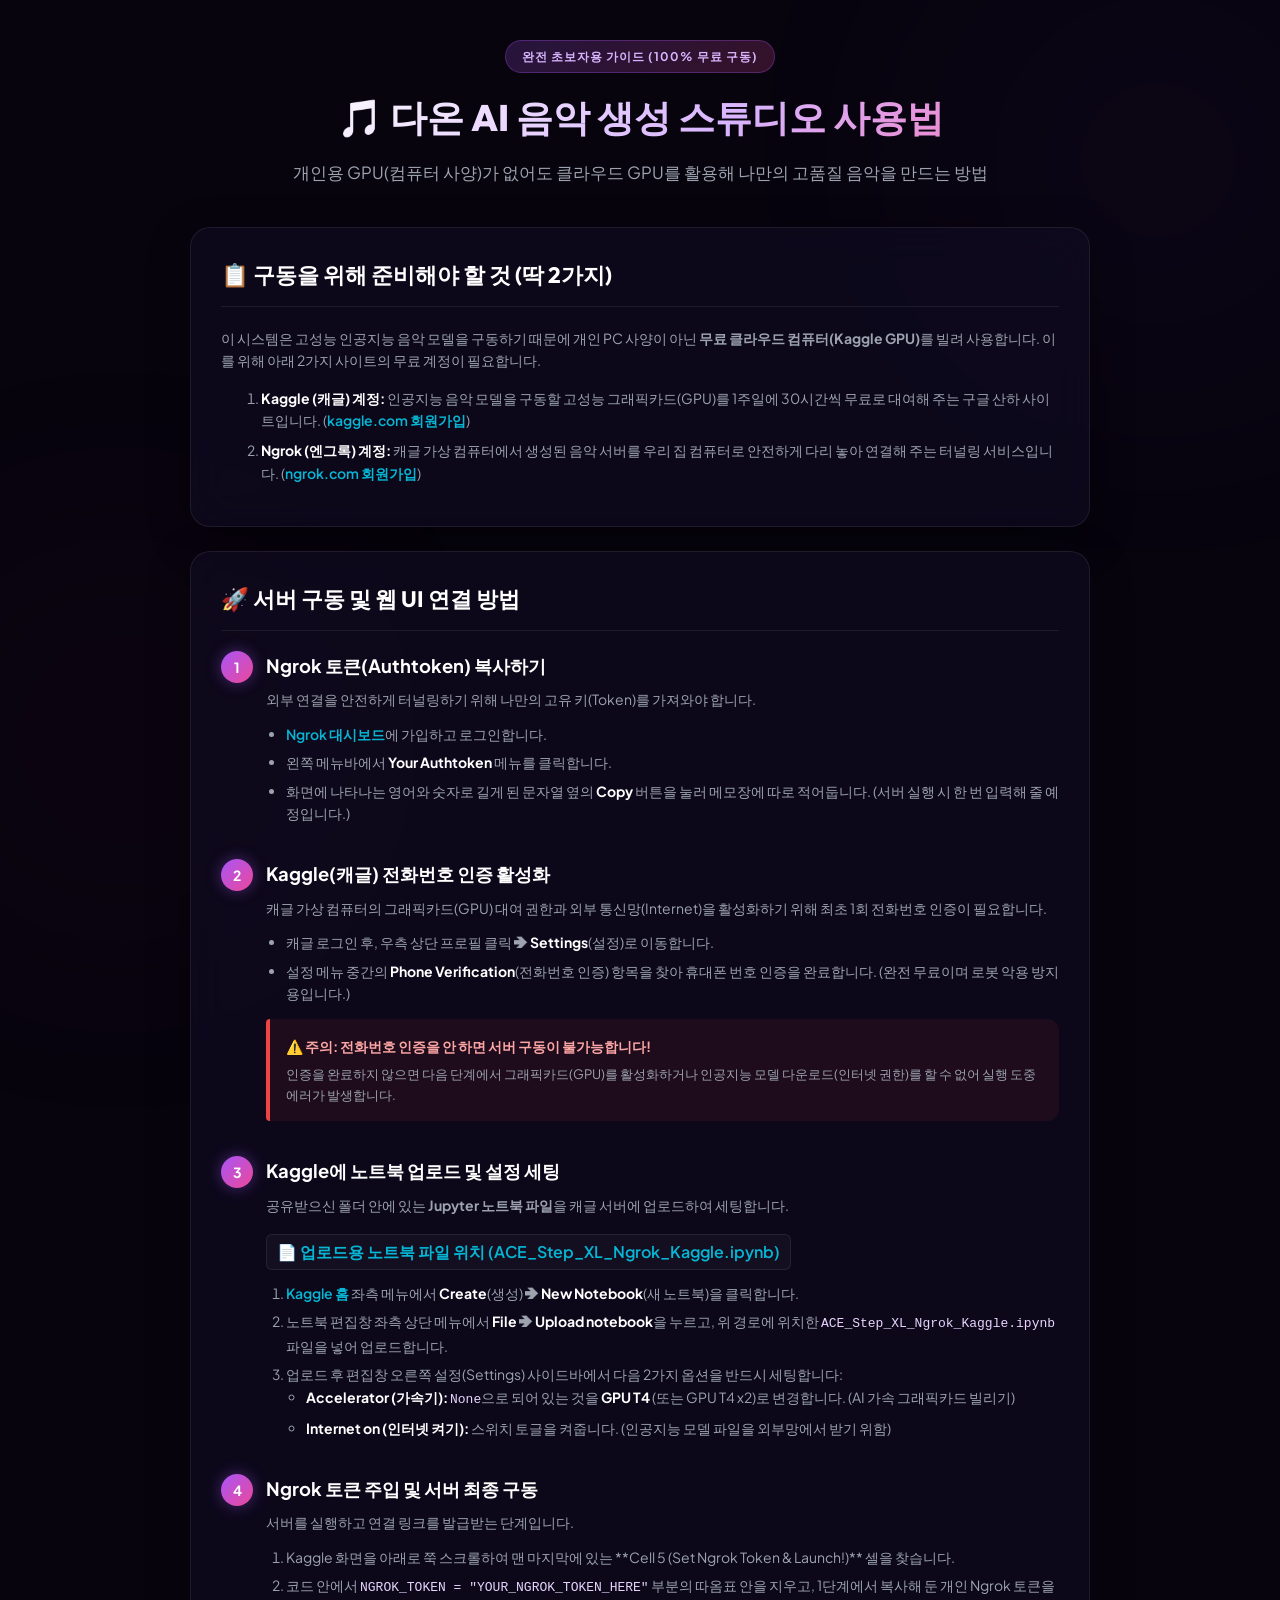
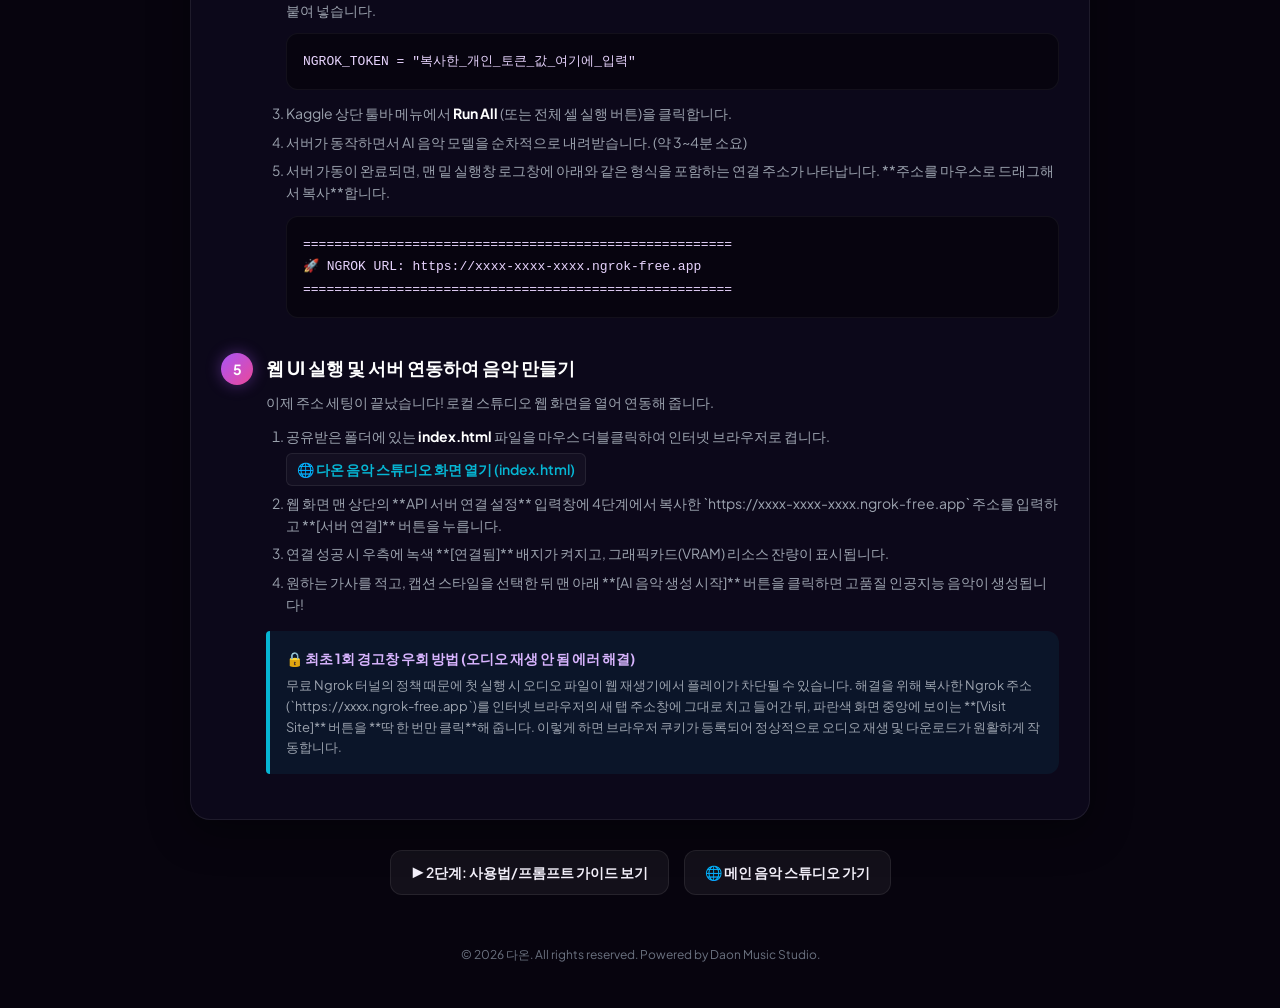
<file: guide.html>
<!DOCTYPE html>
<html lang="ko">
<head>
  <meta charset="UTF-8">
  <meta name="viewport" content="width=device-width, initial-scale=1.0">
  <title>📖 다온 AI 음악 생성 스튜디오 - 초보자용 가이드</title>
  <link rel="preconnect" href="https://fonts.googleapis.com">
  <link rel="preconnect" href="https://fonts.gstatic.com" crossorigin>
  <link href="https://fonts.googleapis.com/css2?family=Outfit:wght@400;600;700;800&family=Plus+Jakarta+Sans:wght@300;400;500;600;700&display=swap" rel="stylesheet">
  <style>
    :root {
      --bg-dark: #07040e;
      --bg-card: rgba(18, 13, 36, 0.6);
      --border-color: rgba(255, 255, 255, 0.08);
      --accent-purple: #a855f7;
      --accent-pink: #ec4899;
      --accent-cyan: #06b6d4;
      --text-primary: #f3f0fa;
      --text-secondary: #9ca3af;
      --text-muted: #6b7280;
      --highlight: #d8b4fe;
    }

    * {
      box-sizing: border-box;
      margin: 0;
      padding: 0;
    }

    body {
      background-color: var(--bg-dark);
      color: var(--text-primary);
      font-family: 'Plus Jakarta Sans', sans-serif;
      line-height: 1.6;
      padding: 40px 20px;
      position: relative;
      overflow-x: hidden;
    }

    /* Background glows */
    .bg-glow {
      position: fixed;
      border-radius: 50%;
      filter: blur(140px);
      z-index: -1;
      pointer-events: none;
      opacity: 0.3;
    }
    .bg-glow-1 {
      width: 500px;
      height: 500px;
      background: radial-gradient(circle, rgba(168, 85, 247, 0.4) 0%, transparent 70%);
      top: -10%;
      right: -10%;
    }
    .bg-glow-2 {
      width: 500px;
      height: 500px;
      background: radial-gradient(circle, rgba(236, 72, 153, 0.3) 0%, transparent 70%);
      bottom: -10%;
      left: -10%;
    }

    .container {
      max-width: 900px;
      margin: 0 auto;
    }

    /* Header styling */
    header {
      text-align: center;
      margin-bottom: 40px;
    }
    .badge {
      display: inline-block;
      background: linear-gradient(135deg, rgba(168, 85, 247, 0.2) 0%, rgba(236, 72, 153, 0.2) 100%);
      border: 1px solid rgba(168, 85, 247, 0.3);
      padding: 6px 16px;
      border-radius: 30px;
      font-size: 12px;
      font-weight: 700;
      letter-spacing: 1px;
      text-transform: uppercase;
      color: #d8b4fe;
      margin-bottom: 16px;
    }
    h1 {
      font-family: 'Outfit', sans-serif;
      font-size: 2.3rem;
      font-weight: 800;
      background: linear-gradient(135deg, #ffffff 10%, #d8b4fe 60%, #f472b6 100%);
      -webkit-background-clip: text;
      -webkit-text-fill-color: transparent;
      margin-bottom: 12px;
    }
    .subtitle {
      font-size: 1.05rem;
      color: var(--text-secondary);
    }
    .subtitle span {
      color: #c084fc;
      font-weight: 600;
    }

    /* Cards styling */
    .card {
      background: var(--bg-card);
      backdrop-filter: blur(20px);
      -webkit-backdrop-filter: blur(20px);
      border: 1px solid var(--border-color);
      border-radius: 20px;
      padding: 30px;
      box-shadow: 0 12px 40px rgba(0, 0, 0, 0.4);
      margin-bottom: 24px;
    }
    h2 {
      font-family: 'Outfit', sans-serif;
      font-size: 1.4rem;
      font-weight: 700;
      color: #fff;
      margin-bottom: 20px;
      display: flex;
      align-items: center;
      gap: 10px;
      border-bottom: 1px solid rgba(255, 255, 255, 0.08);
      padding-bottom: 12px;
    }

    /* Steps navigation */
    .step-item {
      position: relative;
      padding-left: 45px;
      margin-bottom: 35px;
    }
    .step-item:last-child {
      margin-bottom: 0;
    }
    .step-num {
      position: absolute;
      left: 0;
      top: 0;
      width: 32px;
      height: 32px;
      background: linear-gradient(135deg, var(--accent-purple) 0%, var(--accent-pink) 100%);
      border-radius: 50%;
      display: flex;
      align-items: center;
      justify-content: center;
      font-weight: 700;
      color: #fff;
      font-size: 14px;
      box-shadow: 0 0 15px rgba(168, 85, 247, 0.4);
    }
    .step-title {
      font-size: 1.15rem;
      font-weight: 700;
      color: #fff;
      margin-bottom: 8px;
    }
    .step-desc {
      font-size: 14px;
      color: var(--text-secondary);
      margin-bottom: 12px;
    }

    /* Alert blocks */
    .alert {
      background: rgba(168, 85, 247, 0.08);
      border-left: 4px solid var(--accent-purple);
      border-radius: 4px 12px 12px 4px;
      padding: 16px;
      margin: 15px 0;
    }
    .alert-red {
      background: rgba(239, 68, 68, 0.08);
      border-left: 4px solid var(--red-error, #ef4444);
    }
    .alert-title {
      font-weight: 700;
      font-size: 14px;
      color: #d8b4fe;
      margin-bottom: 6px;
    }
    .alert-red .alert-title {
      color: #fca5a5;
    }
    .alert-content {
      font-size: 13px;
      color: var(--text-secondary);
    }

    /* Code styling */
    pre {
      background: rgba(0, 0, 0, 0.4);
      border: 1px solid rgba(255, 255, 255, 0.05);
      border-radius: 12px;
      padding: 16px;
      overflow-x: auto;
      margin: 12px 0;
    }
    code {
      font-family: 'Courier New', Courier, monospace;
      font-size: 13px;
      color: #e9d5ff;
    }

    /* Links styling */
    a {
      color: var(--accent-cyan);
      text-decoration: none;
      font-weight: 600;
      transition: color 0.2s ease;
    }
    a:hover {
      color: #22d3ee;
      text-decoration: underline;
    }

    .file-link {
      background: rgba(255, 255, 255, 0.03);
      border: 1px solid var(--border-color);
      padding: 4px 10px;
      border-radius: 6px;
      display: inline-block;
      margin-top: 6px;
    }

    /* List styling */
    ul, ol {
      margin-left: 20px;
      margin-bottom: 12px;
    }
    li {
      margin-bottom: 6px;
      font-size: 14px;
      color: var(--text-secondary);
    }
    li strong {
      color: #fff;
    }

    .nav-buttons {
      display: flex;
      justify-content: center;
      gap: 15px;
      margin-top: 30px;
    }
    .nav-btn {
      background: rgba(255, 255, 255, 0.05);
      border: 1px solid var(--border-color);
      padding: 10px 20px;
      border-radius: 12px;
      color: var(--text-primary);
      text-decoration: none;
      font-weight: 600;
      font-size: 14px;
      transition: all 0.3s ease;
    }
    .nav-btn:hover {
      background: var(--accent-purple);
      border-color: var(--accent-purple);
      box-shadow: 0 0 15px rgba(168, 85, 247, 0.3);
      color: #fff;
    }

    footer {
      text-align: center;
      margin-top: 50px;
      font-size: 12px;
      color: var(--text-muted);
    }
  </style>
</head>
<body>
  <div class="bg-glow bg-glow-1"></div>
  <div class="bg-glow bg-glow-2"></div>

  <div class="container">
    <!-- Header -->
    <header>
      <div class="badge">완전 초보자용 가이드 (100% 무료 구동)</div>
      <h1>🎵 다온 AI 음악 생성 스튜디오 사용법</h1>
      <p class="subtitle">개인용 GPU(컴퓨터 사양)가 없어도 클라우드 GPU를 활용해 나만의 고품질 음악을 만드는 방법</p>
    </header>

    <!-- Card 1: Prerequisites -->
    <section class="card">
      <h2>📋 구동을 위해 준비해야 할 것 (딱 2가지)</h2>
      <p style="font-size: 14px; color: var(--text-secondary); margin-bottom: 15px;">
        이 시스템은 고성능 인공지능 음악 모델을 구동하기 때문에 개인 PC 사양이 아닌 <strong>무료 클라우드 컴퓨터(Kaggle GPU)</strong>를 빌려 사용합니다. 이를 위해 아래 2가지 사이트의 무료 계정이 필요합니다.
      </p>
      <ol>
        <li style="margin-left: 20px;">
          <strong>Kaggle (캐글) 계정:</strong> 인공지능 음악 모델을 구동할 고성능 그래픽카드(GPU)를 1주일에 30시간씩 무료로 대여해 주는 구글 산하 사이트입니다.
          (<a href="https://www.kaggle.com" target="_blank">kaggle.com 회원가입</a>)
        </li>
        <li style="margin-left: 20px; margin-top: 8px;">
          <strong>Ngrok (엔그록) 계정:</strong> 캐글 가상 컴퓨터에서 생성된 음악 서버를 우리 집 컴퓨터로 안전하게 다리 놓아 연결해 주는 터널링 서비스입니다.
          (<a href="https://dashboard.ngrok.com/signup" target="_blank">ngrok.com 회원가입</a>)
        </li>
      </ol>
    </section>

    <!-- Card 2: Steps -->
    <section class="card">
      <h2>🚀 서버 구동 및 웹 UI 연결 방법</h2>

      <!-- Step 1 -->
      <div class="step-item">
        <div class="step-num">1</div>
        <div class="step-title">Ngrok 토큰(Authtoken) 복사하기</div>
        <div class="step-desc">
          외부 연결을 안전하게 터널링하기 위해 나만의 고유 키(Token)를 가져와야 합니다.
        </div>
        <ul>
          <li><a href="https://dashboard.ngrok.com/signup" target="_blank">Ngrok 대시보드</a>에 가입하고 로그인합니다.</li>
          <li>왼쪽 메뉴바에서 <strong>Your Authtoken</strong> 메뉴를 클릭합니다.</li>
          <li>화면에 나타나는 영어와 숫자로 길게 된 문자열 옆의 <strong>Copy</strong> 버튼을 눌러 메모장에 따로 적어둡니다. (서버 실행 시 한 번 입력해 줄 예정입니다.)</li>
        </ul>
      </div>

      <!-- Step 2 -->
      <div class="step-item">
        <div class="step-num">2</div>
        <div class="step-title">Kaggle(캐글) 전화번호 인증 활성화</div>
        <div class="step-desc">
          캐글 가상 컴퓨터의 그래픽카드(GPU) 대여 권한과 외부 통신망(Internet)을 활성화하기 위해 최초 1회 전화번호 인증이 필요합니다.
        </div>
        <ul>
          <li>캐글 로그인 후, 우측 상단 프로필 클릭 ➔ <strong>Settings</strong>(설정)로 이동합니다.</li>
          <li>설정 메뉴 중간의 <strong>Phone Verification</strong>(전화번호 인증) 항목을 찾아 휴대폰 번호 인증을 완료합니다. (완전 무료이며 로봇 악용 방지용입니다.)</li>
        </ul>
        <div class="alert alert-red">
          <div class="alert-title">⚠️ 주의: 전화번호 인증을 안 하면 서버 구동이 불가능합니다!</div>
          <div class="alert-content">
            인증을 완료하지 않으면 다음 단계에서 그래픽카드(GPU)를 활성화하거나 인공지능 모델 다운로드(인터넷 권한)를 할 수 없어 실행 도중 에러가 발생합니다.
          </div>
        </div>
      </div>

      <!-- Step 3 -->
      <div class="step-item">
        <div class="step-num">3</div>
        <div class="step-title">Kaggle에 노트북 업로드 및 설정 세팅</div>
        <div class="step-desc">
          공유받으신 폴더 안에 있는 <strong>Jupyter 노트북 파일</strong>을 캐글 서버에 업로드하여 세팅합니다.
        </div>
        <a href="ACE_Step_XL_Ngrok_Kaggle.ipynb" class="file-link" target="_blank">
          📄 업로드용 노트북 파일 위치 (ACE_Step_XL_Ngrok_Kaggle.ipynb)
        </a>
        <ol style="margin-top: 12px; margin-left: 20px;">
          <li><a href="https://www.kaggle.com" target="_blank">Kaggle 홈</a> 좌측 메뉴에서 <strong>Create</strong>(생성) ➔ <strong>New Notebook</strong>(새 노트북)을 클릭합니다.</li>
          <li>노트북 편집창 좌측 상단 메뉴에서 <strong>File</strong> ➔ <strong>Upload notebook</strong>을 누르고, 위 경로에 위치한 <code>ACE_Step_XL_Ngrok_Kaggle.ipynb</code> 파일을 넣어 업로드합니다.</li>
          <li>업로드 후 편집창 오른쪽 설정(Settings) 사이드바에서 다음 2가지 옵션을 반드시 세팅합니다:
            <ul>
              <li><strong>Accelerator (가속기):</strong> <code>None</code>으로 되어 있는 것을 <strong>GPU T4</strong> (또는 GPU T4 x2)로 변경합니다. (AI 가속 그래픽카드 빌리기)</li>
              <li><strong>Internet on (인터넷 켜기):</strong> 스위치 토글을 켜줍니다. (인공지능 모델 파일을 외부망에서 받기 위함)</li>
            </ul>
          </li>
        </ol>
      </div>

      <!-- Step 4 -->
      <div class="step-item">
        <div class="step-num">4</div>
        <div class="step-title">Ngrok 토큰 주입 및 서버 최종 구동</div>
        <div class="step-desc">
          서버를 실행하고 연결 링크를 발급받는 단계입니다.
        </div>
        <ol style="margin-left: 20px;">
          <li>Kaggle 화면을 아래로 쭉 스크롤하여 맨 마지막에 있는 **Cell 5 (Set Ngrok Token & Launch!)** 셀을 찾습니다.</li>
          <li>코드 안에서 <code>NGROK_TOKEN = "YOUR_NGROK_TOKEN_HERE"</code> 부분의 따옴표 안을 지우고, 1단계에서 복사해 둔 개인 Ngrok 토큰을 붙여 넣습니다.
            <pre><code>NGROK_TOKEN = "복사한_개인_토큰_값_여기에_입력"</code></pre>
          </li>
          <li>Kaggle 상단 툴바 메뉴에서 <strong>Run All</strong> (또는 전체 셀 실행 버튼)을 클릭합니다.</li>
          <li>서버가 동작하면서 AI 음악 모델을 순차적으로 내려받습니다. (약 3~4분 소요)</li>
          <li>서버 가동이 완료되면, 맨 밑 실행창 로그창에 아래와 같은 형식을 포함하는 연결 주소가 나타납니다. **주소를 마우스로 드래그해서 복사**합니다.
            <pre><code>=======================================================
🚀 NGROK URL: https://xxxx-xxxx-xxxx.ngrok-free.app
=======================================================</code></pre>
          </li>
        </ol>
      </div>

      <!-- Step 5 -->
      <div class="step-item">
        <div class="step-num">5</div>
        <div class="step-title">웹 UI 실행 및 서버 연동하여 음악 만들기</div>
        <div class="step-desc">
          이제 주소 세팅이 끝났습니다! 로컬 스튜디오 웹 화면을 열어 연동해 줍니다.
        </div>
        <ol style="margin-left: 20px;">
          <li>공유받은 폴더에 있는 <strong>index.html</strong> 파일을 마우스 더블클릭하여 인터넷 브라우저로 켭니다.
            <br>
            <a href="index.html" class="file-link" target="_blank">
              🌐 다온 음악 스튜디오 화면 열기 (index.html)
            </a>
          </li>
          <li>웹 화면 맨 상단의 **API 서버 연결 설정** 입력창에 4단계에서 복사한 `https://xxxx-xxxx-xxxx.ngrok-free.app` 주소를 입력하고 **[서버 연결]** 버튼을 누릅니다.</li>
          <li>연결 성공 시 우측에 녹색 **[연결됨]** 배지가 켜지고, 그래픽카드(VRAM) 리소스 잔량이 표시됩니다.</li>
          <li>원하는 가사를 적고, 캡션 스타일을 선택한 뒤 맨 아래 **[AI 음악 생성 시작]** 버튼을 클릭하면 고품질 인공지능 음악이 생성됩니다!</li>
        </ol>
        
        <div class="alert" style="background: rgba(6, 182, 212, 0.08); border-left-color: var(--accent-cyan); margin-top: 15px;">
          <div class="alert-title">🔒 최초 1회 경고창 우회 방법 (오디오 재생 안 됨 에러 해결)</div>
          <div class="alert-content">
            무료 Ngrok 터널의 정책 때문에 첫 실행 시 오디오 파일이 웹 재생기에서 플레이가 차단될 수 있습니다. 
            해결을 위해 복사한 Ngrok 주소(`https://xxxx.ngrok-free.app`)를 인터넷 브라우저의 새 탭 주소창에 그대로 치고 들어간 뒤, 파란색 화면 중앙에 보이는 **[Visit Site]** 버튼을 **딱 한 번만 클릭**해 줍니다. 이렇게 하면 브라우저 쿠키가 등록되어 정상적으로 오디오 재생 및 다운로드가 원활하게 작동합니다.
          </div>
        </div>
      </div>
    </section>

    <!-- Navigation buttons -->
    <div class="nav-buttons">
      <a href="manual.html" class="nav-btn">▶ 2단계: 사용법/프롬프트 가이드 보기</a>
      <a href="index.html" class="nav-btn">🌐 메인 음악 스튜디오 가기</a>
    </div>

    <footer>
      <p>&copy; 2026 다온. All rights reserved. Powered by Daon Music Studio.</p>
    </footer>
  </div>
</body>
</html>
</file>
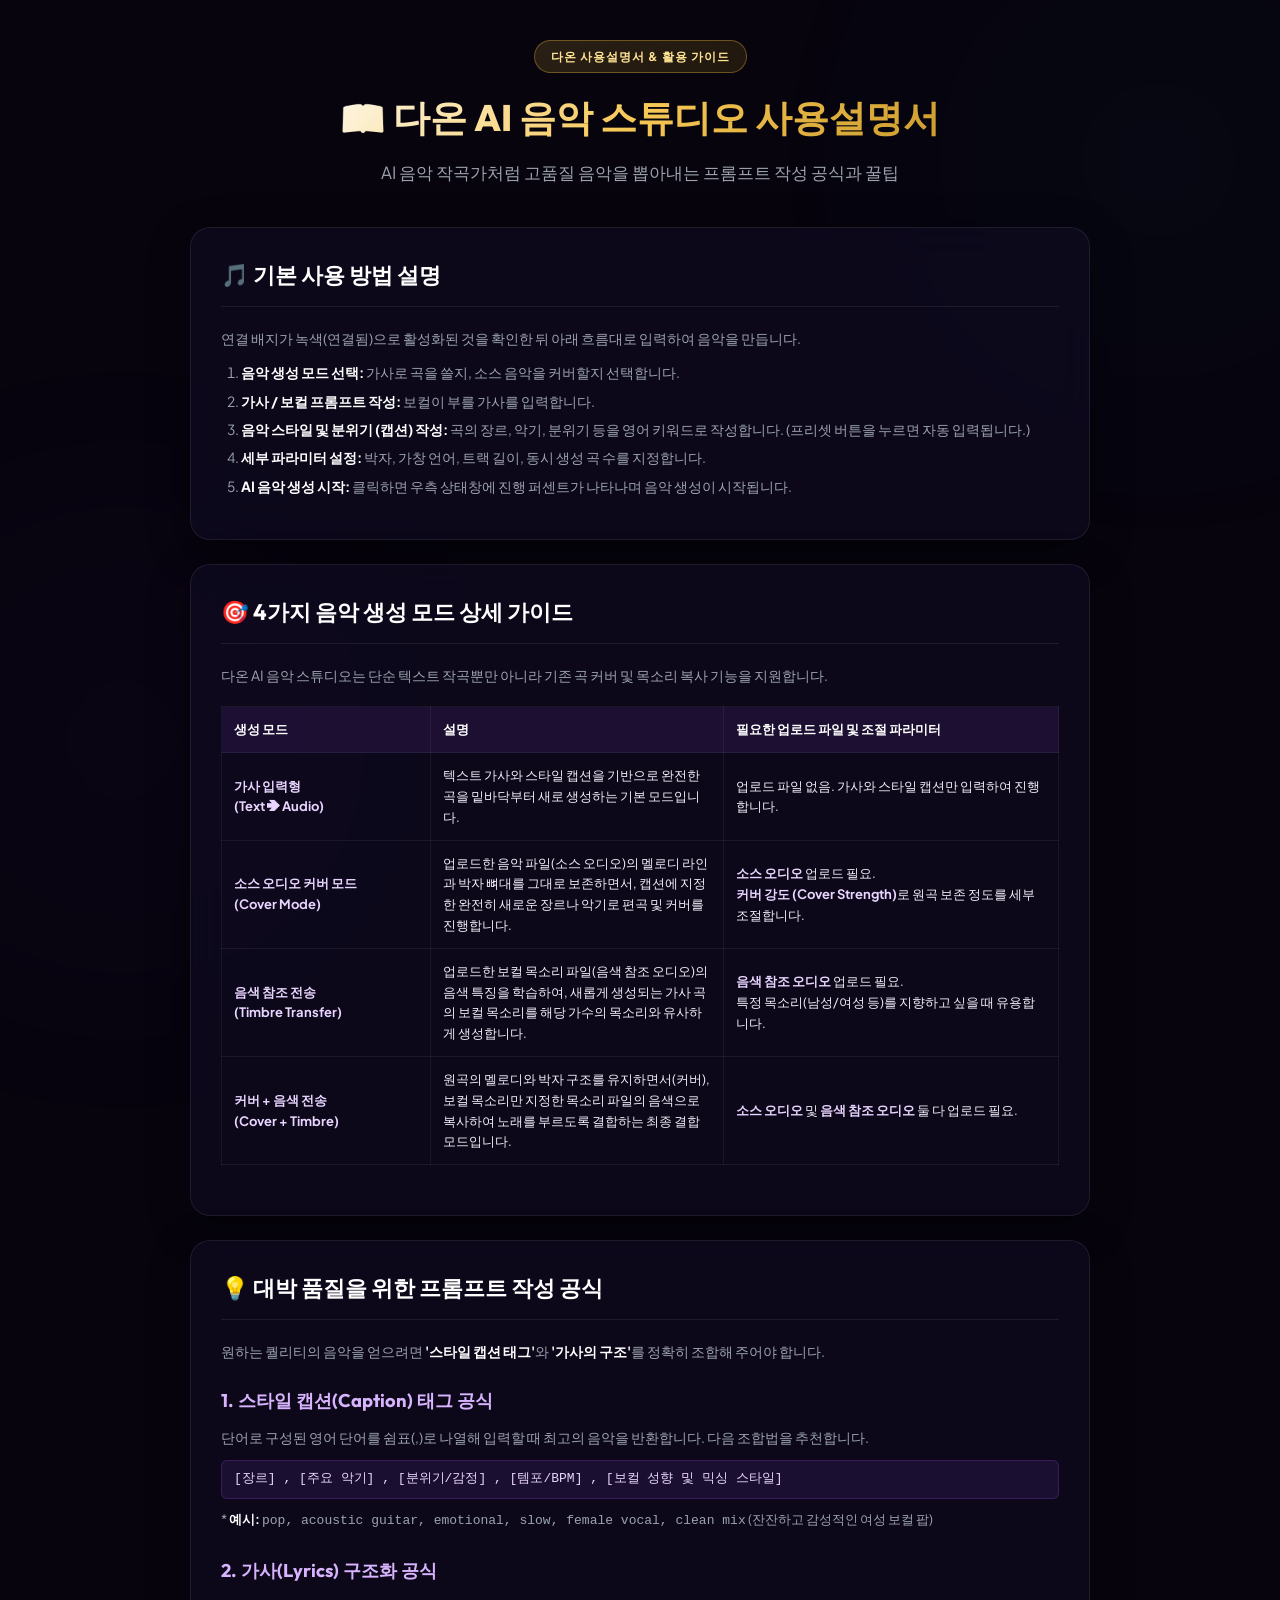
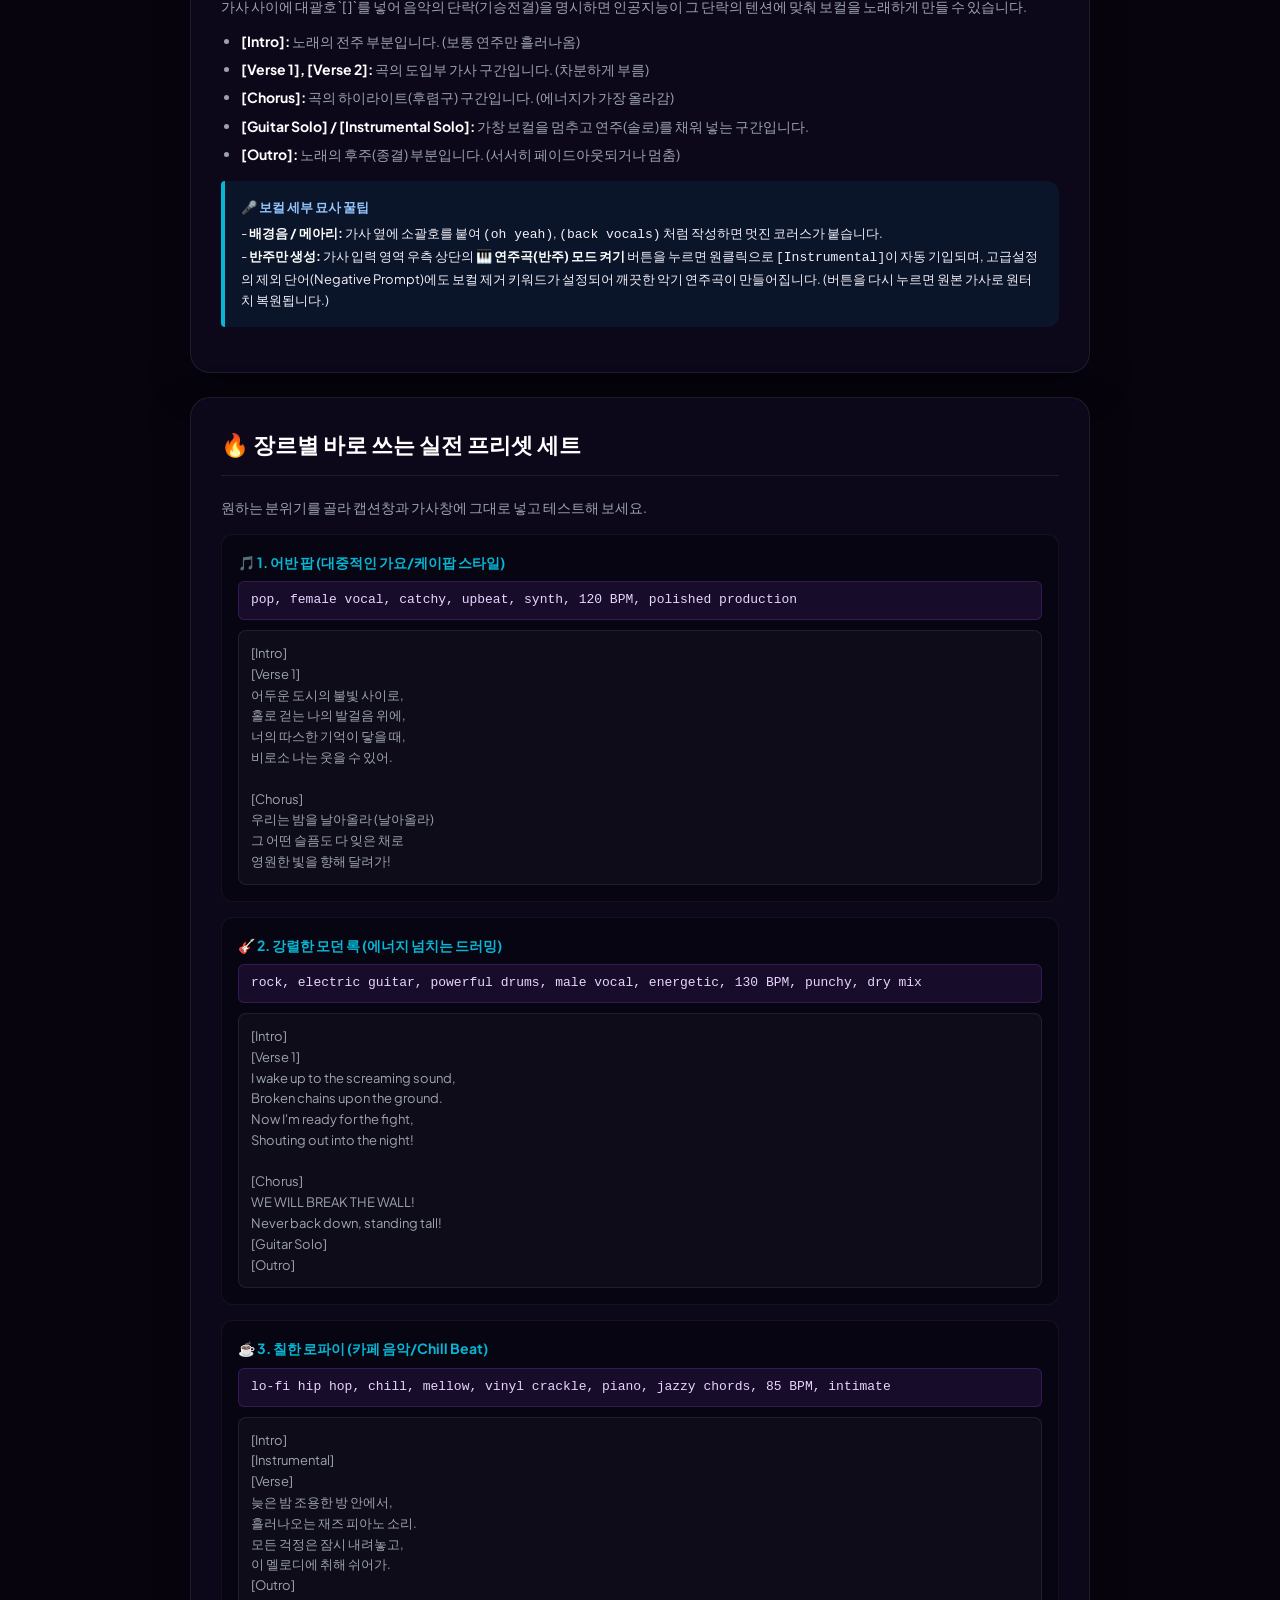
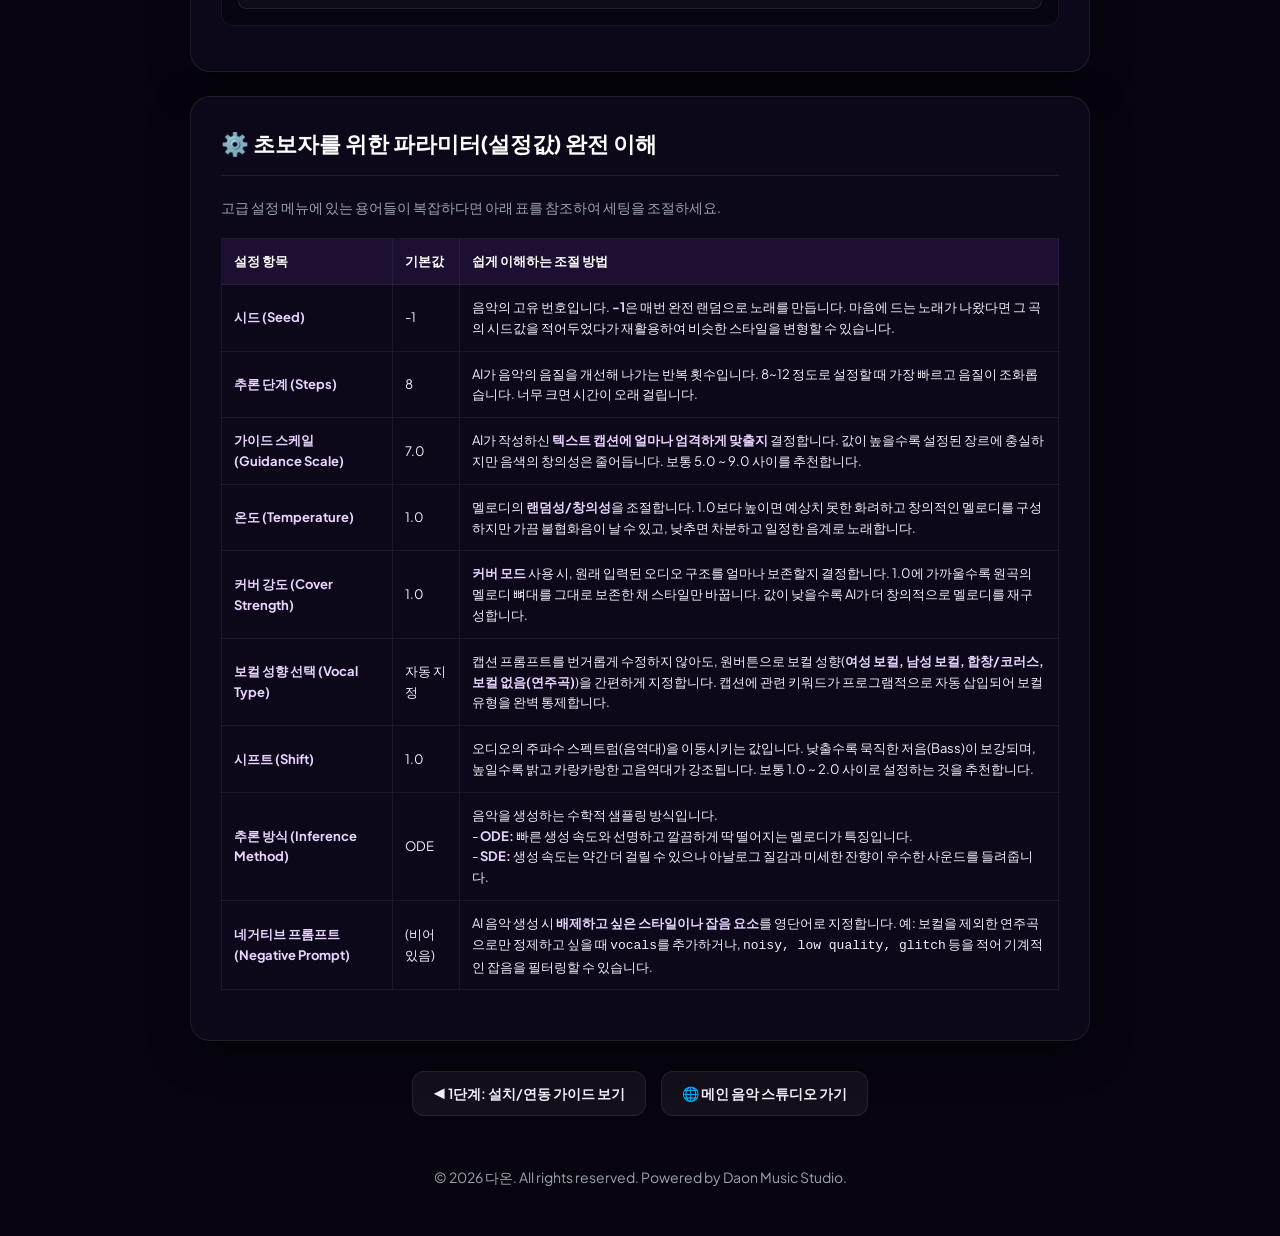
<file: manual.html>
<!DOCTYPE html>
<html lang="ko">
<head>
  <meta charset="UTF-8">
  <meta name="viewport" content="width=device-width, initial-scale=1.0">
  <title>📖 다온 AI 음악 생성 스튜디오 사용설명서 & 프롬프트 가이드</title>
  <link rel="preconnect" href="https://fonts.googleapis.com">
  <link rel="preconnect" href="https://fonts.gstatic.com" crossorigin>
  <link href="https://fonts.googleapis.com/css2?family=Outfit:wght@400;600;700;800&family=Plus+Jakarta+Sans:wght@300;400;500;600;700&display=swap" rel="stylesheet">
  <style>
    :root {
      --bg-dark: #07040e;
      --bg-card: rgba(18, 13, 36, 0.6);
      --border-color: rgba(255, 255, 255, 0.08);
      --accent-purple: #a855f7;
      --accent-pink: #ec4899;
      --accent-cyan: #06b6d4;
      --text-primary: #f3f0fa;
      --text-secondary: #9ca3af;
      --text-muted: #6b7280;
      --highlight: #d8b4fe;
    }

    * {
      box-sizing: border-box;
      margin: 0;
      padding: 0;
    }

    body {
      background-color: var(--bg-dark);
      color: var(--text-primary);
      font-family: 'Plus Jakarta Sans', sans-serif;
      line-height: 1.6;
      padding: 40px 20px;
      position: relative;
      overflow-x: hidden;
    }

    /* Background glows */
    .bg-glow {
      position: fixed;
      border-radius: 50%;
      filter: blur(140px);
      z-index: -1;
      pointer-events: none;
      opacity: 0.3;
    }
    .bg-glow-1 {
      width: 500px;
      height: 500px;
      background: radial-gradient(circle, rgba(6, 182, 212, 0.3) 0%, transparent 70%);
      top: -10%;
      right: -10%;
    }
    .bg-glow-2 {
      width: 500px;
      height: 500px;
      background: radial-gradient(circle, rgba(168, 85, 247, 0.3) 0%, transparent 70%);
      bottom: -10%;
      left: -10%;
    }

    .container {
      max-width: 900px;
      margin: 0 auto;
    }

    /* Header styling */
    header {
      text-align: center;
      margin-bottom: 40px;
    }
    .badge {
      display: inline-block;
      background: linear-gradient(135deg, rgba(245, 192, 62, 0.15) 0%, rgba(184, 135, 20, 0.15) 100%);
      border: 1px solid rgba(245, 192, 62, 0.35);
      padding: 6px 16px;
      border-radius: 30px;
      font-size: 12px;
      font-weight: 700;
      letter-spacing: 1px;
      text-transform: uppercase;
      color: #ffe395;
      margin-bottom: 16px;
    }
    h1 {
      font-family: 'Outfit', sans-serif;
      font-size: 2.3rem;
      font-weight: 800;
      background: linear-gradient(135deg, #ffffff 10%, #f6c754 50%, #b8871b 100%);
      -webkit-background-clip: text;
      -webkit-text-fill-color: transparent;
      margin-bottom: 12px;
    }
    .subtitle {
      font-size: 1.05rem;
      color: var(--text-secondary);
    }

    /* Cards styling */
    .card {
      background: var(--bg-card);
      backdrop-filter: blur(20px);
      -webkit-backdrop-filter: blur(20px);
      border: 1px solid var(--border-color);
      border-radius: 20px;
      padding: 30px;
      box-shadow: 0 12px 40px rgba(0, 0, 0, 0.4);
      margin-bottom: 24px;
    }
    h2 {
      font-family: 'Outfit', sans-serif;
      font-size: 1.4rem;
      font-weight: 700;
      color: #fff;
      margin-bottom: 20px;
      display: flex;
      align-items: center;
      gap: 10px;
      border-bottom: 1px solid rgba(255, 255, 255, 0.08);
      padding-bottom: 12px;
    }
    h3 {
      font-family: 'Outfit', sans-serif;
      font-size: 1.15rem;
      font-weight: 700;
      color: #d8b4fe;
      margin-top: 24px;
      margin-bottom: 10px;
    }

    /* Content styling */
    p {
      font-size: 14px;
      color: var(--text-secondary);
      margin-bottom: 12px;
    }
    strong {
      color: #fff;
    }

    /* Preset blocks */
    .preset-example {
      background: rgba(0, 0, 0, 0.3);
      border: 1px solid rgba(255, 255, 255, 0.05);
      border-radius: 12px;
      padding: 16px;
      margin: 15px 0;
    }
    .preset-title {
      font-weight: 700;
      color: var(--accent-cyan);
      margin-bottom: 8px;
      font-size: 14px;
      display: flex;
      align-items: center;
      gap: 6px;
    }
    
    /* Code/Tags styling */
    .tag-box {
      background: rgba(168, 85, 247, 0.1);
      border: 1px solid rgba(168, 85, 247, 0.2);
      color: #e9d5ff;
      padding: 8px 12px;
      border-radius: 6px;
      font-family: 'Courier New', Courier, monospace;
      font-size: 13px;
      margin-bottom: 10px;
    }
    .lyric-box {
      background: rgba(255, 255, 255, 0.03);
      border: 1px solid var(--border-color);
      color: var(--text-secondary);
      padding: 12px;
      border-radius: 8px;
      font-size: 13px;
      white-space: pre-wrap;
    }

    /* Table styling */
    table {
      width: 100%;
      border-collapse: collapse;
      margin: 20px 0;
      font-size: 13px;
    }
    th, td {
      border: 1px solid rgba(255, 255, 255, 0.06);
      padding: 12px;
      text-align: left;
    }
    th {
      background: rgba(168, 85, 247, 0.1);
      color: #fff;
      font-weight: 700;
    }
    td strong {
      color: #e9d5ff;
    }

    /* List styling */
    ul, ol {
      margin-left: 20px;
      margin-bottom: 12px;
    }
    li {
      margin-bottom: 6px;
      font-size: 14px;
      color: var(--text-secondary);
    }

    .alert {
      background: rgba(6, 182, 212, 0.08);
      border-left: 4px solid var(--accent-cyan);
      border-radius: 4px 12px 12px 4px;
      padding: 16px;
      margin: 15px 0;
      font-size: 13px;
    }
    .alert-title {
      font-weight: 700;
      color: #93c5fd;
      margin-bottom: 6px;
    }

    .nav-buttons {
      display: flex;
      justify-content: center;
      gap: 15px;
      margin-top: 30px;
    }
    .nav-btn {
      background: rgba(255, 255, 255, 0.05);
      border: 1px solid var(--border-color);
      padding: 10px 20px;
      border-radius: 12px;
      color: var(--text-primary);
      text-decoration: none;
      font-weight: 600;
      font-size: 14px;
      transition: all 0.3s ease;
    }
    .nav-btn:hover {
      background: var(--accent-purple);
      border-color: var(--accent-purple);
      box-shadow: 0 0 15px rgba(168, 85, 247, 0.3);
      color: #fff;
    }

    footer {
      text-align: center;
      margin-top: 50px;
      font-size: 12px;
      color: var(--text-muted);
    }
  </style>
</head>
<body>
  <div class="bg-glow bg-glow-1"></div>
  <div class="bg-glow bg-glow-2"></div>

  <div class="container">
    <!-- Header -->
    <header>
      <div class="badge">다온 사용설명서 & 활용 가이드</div>
      <h1>📖 다온 AI 음악 스튜디오 사용설명서</h1>
      <p class="subtitle">AI 음악 작곡가처럼 고품질 음악을 뽑아내는 프롬프트 작성 공식과 꿀팁</p>
    </header>

    <!-- Card 1: Basic Usage -->
    <section class="card">
      <h2>🎵 기본 사용 방법 설명</h2>
      <p>연결 배지가 녹색(연결됨)으로 활성화된 것을 확인한 뒤 아래 흐름대로 입력하여 음악을 만듭니다.</p>
      <ol style="margin-left: 20px; margin-top: 10px;">
        <li><strong>음악 생성 모드 선택:</strong> 가사로 곡을 쓸지, 소스 음악을 커버할지 선택합니다.</li>
        <li><strong>가사 / 보컬 프롬프트 작성:</strong> 보컬이 부를 가사를 입력합니다.</li>
        <li><strong>음악 스타일 및 분위기 (캡션) 작성:</strong> 곡의 장르, 악기, 분위기 등을 영어 키워드로 작성합니다. (프리셋 버튼을 누르면 자동 입력됩니다.)</li>
        <li><strong>세부 파라미터 설정:</strong> 박자, 가창 언어, 트랙 길이, 동시 생성 곡 수를 지정합니다.</li>
        <li><strong>AI 음악 생성 시작:</strong> 클릭하면 우측 상태창에 진행 퍼센트가 나타나며 음악 생성이 시작됩니다.</li>
      </ol>
    </section>

    <!-- Card 1-2: Audio Generation Modes -->
    <section class="card">
      <h2>🎯 4가지 음악 생성 모드 상세 가이드</h2>
      <p>다온 AI 음악 스튜디오는 단순 텍스트 작곡뿐만 아니라 기존 곡 커버 및 목소리 복사 기능을 지원합니다.</p>
      <table>
        <thead>
          <tr>
            <th style="width: 25%;">생성 모드</th>
            <th style="width: 35%;">설명</th>
            <th style="width: 40%;">필요한 업로드 파일 및 조절 파라미터</th>
          </tr>
        </thead>
        <tbody>
          <tr>
            <td><strong>가사 입력형<br>(Text ➔ Audio)</strong></td>
            <td>텍스트 가사와 스타일 캡션을 기반으로 완전한 곡을 밑바닥부터 새로 생성하는 기본 모드입니다.</td>
            <td>업로드 파일 없음. 가사와 스타일 캡션만 입력하여 진행합니다.</td>
          </tr>
          <tr>
            <td><strong>소스 오디오 커버 모드<br>(Cover Mode)</strong></td>
            <td>업로드한 음악 파일(소스 오디오)의 멜로디 라인과 박자 뼈대를 그대로 보존하면서, 캡션에 지정한 완전히 새로운 장르나 악기로 편곡 및 커버를 진행합니다.</td>
            <td><strong>소스 오디오</strong> 업로드 필요.<br><strong>커버 강도 (Cover Strength)</strong>로 원곡 보존 정도를 세부 조절합니다.</td>
          </tr>
          <tr>
            <td><strong>음색 참조 전송<br>(Timbre Transfer)</strong></td>
            <td>업로드한 보컬 목소리 파일(음색 참조 오디오)의 음색 특징을 학습하여, 새롭게 생성되는 가사 곡의 보컬 목소리를 해당 가수의 목소리와 유사하게 생성합니다.</td>
            <td><strong>음색 참조 오디오</strong> 업로드 필요.<br>특정 목소리(남성/여성 등)를 지향하고 싶을 때 유용합니다.</td>
          </tr>
          <tr>
            <td><strong>커버 + 음색 전송<br>(Cover + Timbre)</strong></td>
            <td>원곡의 멜로디와 박자 구조를 유지하면서(커버), 보컬 목소리만 지정한 목소리 파일의 음색으로 복사하여 노래를 부르도록 결합하는 최종 결합 모드입니다.</td>
            <td><strong>소스 오디오</strong> 및 <strong>음색 참조 오디오</strong> 둘 다 업로드 필요.</td>
          </tr>
        </tbody>
      </table>
    </section>

    <!-- Card 2: Prompt Secret Formula -->
    <section class="card">
      <h2>💡 대박 품질을 위한 프롬프트 작성 공식</h2>
      <p>원하는 퀄리티의 음악을 얻으려면 <strong>'스타일 캡션 태그'</strong>와 <strong>'가사의 구조'</strong>를 정확히 조합해 주어야 합니다.</p>

      <h3>1. 스타일 캡션(Caption) 태그 공식</h3>
      <p>단어로 구성된 영어 단어를 쉼표(,)로 나열해 입력할 때 최고의 음악을 반환합니다. 다음 조합법을 추천합니다.</p>
      <div class="tag-box">
        [장르] , [주요 악기] , [분위기/감정] , [템포/BPM] , [보컬 성향 및 믹싱 스타일]
      </div>
      <p style="font-size: 13px; color: var(--text-secondary);">
        * <strong>예시:</strong> <code>pop, acoustic guitar, emotional, slow, female vocal, clean mix</code> (잔잔하고 감성적인 여성 보컬 팝)
      </p>

      <h3>2. 가사(Lyrics) 구조화 공식</h3>
      <p>가사 사이에 대괄호`[ ]`를 넣어 음악의 단락(기승전결)을 명시하면 인공지능이 그 단락의 텐션에 맞춰 보컬을 노래하게 만들 수 있습니다.</p>
      <ul>
        <li><strong>[Intro]:</strong> 노래의 전주 부분입니다. (보통 연주만 흘러나옴)</li>
        <li><strong>[Verse 1], [Verse 2]:</strong> 곡의 도입부 가사 구간입니다. (차분하게 부름)</li>
        <li><strong>[Chorus]:</strong> 곡의 하이라이트(후렴구) 구간입니다. (에너지가 가장 올라감)</li>
        <li><strong>[Guitar Solo] / [Instrumental Solo]:</strong> 가창 보컬을 멈추고 연주(솔로)를 채워 넣는 구간입니다.</li>
        <li><strong>[Outro]:</strong> 노래의 후주(종결) 부분입니다. (서서히 페이드아웃되거나 멈춤)</li>
      </ul>

      <div class="alert">
        <div class="alert-title">🎤 보컬 세부 묘사 꿀팁</div>
        <div class="alert-content">
          - <strong>배경음 / 메아리:</strong> 가사 옆에 소괄호를 붙여 <code>(oh yeah)</code>, <code>(back vocals)</code> 처럼 작성하면 멋진 코러스가 붙습니다.
          <br>
          - <strong>반주만 생성:</strong> 가사 입력 영역 우측 상단의 <strong>🎹 연주곡(반주) 모드 켜기</strong> 버튼을 누르면 원클릭으로 <code>[Instrumental]</code>이 자동 기입되며, 고급설정의 제외 단어(Negative Prompt)에도 보컬 제거 키워드가 설정되어 깨끗한 악기 연주곡이 만들어집니다. (버튼을 다시 누르면 원본 가사로 원터치 복원됩니다.)
        </div>
      </div>
    </section>

    <!-- Card 3: Presets Detail -->
    <section class="card">
      <h2>🔥 장르별 바로 쓰는 실전 프리셋 세트</h2>
      <p>원하는 분위기를 골라 캡션창과 가사창에 그대로 넣고 테스트해 보세요.</p>

      <!-- Preset 1 -->
      <div class="preset-example">
        <div class="preset-title">🎵 1. 어반 팝 (대중적인 가요/케이팝 스타일)</div>
        <div class="tag-box">pop, female vocal, catchy, upbeat, synth, 120 BPM, polished production</div>
        <div class="lyric-box">[Intro]
[Verse 1]
어두운 도시의 불빛 사이로,
홀로 걷는 나의 발걸음 위에,
너의 따스한 기억이 닿을 때,
비로소 나는 웃을 수 있어.

[Chorus]
우리는 밤을 날아올라 (날아올라)
그 어떤 슬픔도 다 잊은 채로
영원한 빛을 향해 달려가!</div>
      </div>

      <!-- Preset 2 -->
      <div class="preset-example">
        <div class="preset-title">🎸 2. 강렬한 모던 록 (에너지 넘치는 드러밍)</div>
        <div class="tag-box">rock, electric guitar, powerful drums, male vocal, energetic, 130 BPM, punchy, dry mix</div>
        <div class="lyric-box">[Intro]
[Verse 1]
I wake up to the screaming sound,
Broken chains upon the ground.
Now I'm ready for the fight,
Shouting out into the night!

[Chorus]
WE WILL BREAK THE WALL!
Never back down, standing tall!
[Guitar Solo]
[Outro]</div>
      </div>

      <!-- Preset 3 -->
      <div class="preset-example">
        <div class="preset-title">☕ 3. 칠한 로파이 (카페 음악/Chill Beat)</div>
        <div class="tag-box">lo-fi hip hop, chill, mellow, vinyl crackle, piano, jazzy chords, 85 BPM, intimate</div>
        <div class="lyric-box">[Intro]
[Instrumental]
[Verse]
늦은 밤 조용한 방 안에서,
흘러나오는 재즈 피아노 소리.
모든 걱정은 잠시 내려놓고,
이 멜로디에 취해 쉬어가.
[Outro]</div>
      </div>
    </section>

    <!-- Card 4: Parameter Guide -->
    <section class="card">
      <h2>⚙️ 초보자를 위한 파라미터(설정값) 완전 이해</h2>
      <p>고급 설정 메뉴에 있는 용어들이 복잡하다면 아래 표를 참조하여 세팅을 조절하세요.</p>
      <table>
        <thead>
          <tr>
            <th>설정 항목</th>
            <th>기본값</th>
            <th>쉽게 이해하는 조절 방법</th>
          </tr>
        </thead>
        <tbody>
          <tr>
            <td><strong>시드 (Seed)</strong></td>
            <td>-1</td>
            <td>음악의 고유 번호입니다. <strong>-1</strong>은 매번 완전 랜덤으로 노래를 만듭니다. 마음에 드는 노래가 나왔다면 그 곡의 시드값을 적어두었다가 재활용하여 비슷한 스타일을 변형할 수 있습니다.</td>
          </tr>
          <tr>
            <td><strong>추론 단계 (Steps)</strong></td>
            <td>8</td>
            <td>AI가 음악의 음질을 개선해 나가는 반복 횟수입니다. 8~12 정도로 설정할 때 가장 빠르고 음질이 조화롭습니다. 너무 크면 시간이 오래 걸립니다.</td>
          </tr>
          <tr>
            <td><strong>가이드 스케일 (Guidance Scale)</strong></td>
            <td>7.0</td>
            <td>AI가 작성하신 <strong>텍스트 캡션에 얼마나 엄격하게 맞출지</strong> 결정합니다. 값이 높을수록 설정된 장르에 충실하지만 음색의 창의성은 줄어듭니다. 보통 5.0 ~ 9.0 사이를 추천합니다.</td>
          </tr>
          <tr>
            <td><strong>온도 (Temperature)</strong></td>
            <td>1.0</td>
            <td>멜로디의 <strong>랜덤성/창의성</strong>을 조절합니다. 1.0보다 높이면 예상치 못한 화려하고 창의적인 멜로디를 구성하지만 가끔 불협화음이 날 수 있고, 낮추면 차분하고 일정한 음계로 노래합니다.</td>
          </tr>
          <tr>
            <td><strong>커버 강도 (Cover Strength)</strong></td>
            <td>1.0</td>
            <td><strong>커버 모드</strong> 사용 시, 원래 입력된 오디오 구조를 얼마나 보존할지 결정합니다. 1.0에 가까울수록 원곡의 멜로디 뼈대를 그대로 보존한 채 스타일만 바꿉니다. 값이 낮을수록 AI가 더 창의적으로 멜로디를 재구성합니다.</td>
          </tr>
          <tr>
            <td><strong>보컬 성향 선택 (Vocal Type)</strong></td>
            <td>자동 지정</td>
            <td>캡션 프롬프트를 번거롭게 수정하지 않아도, 원버튼으로 보컬 성향(<strong>여성 보컬, 남성 보컬, 합창/코러스, 보컬 없음(연주곡)</strong>)을 간편하게 지정합니다. 캡션에 관련 키워드가 프로그램적으로 자동 삽입되어 보컬 유형을 완벽 통제합니다.</td>
          </tr>
          <tr>
            <td><strong>시프트 (Shift)</strong></td>
            <td>1.0</td>
            <td>오디오의 주파수 스펙트럼(음역대)을 이동시키는 값입니다. 낮출수록 묵직한 저음(Bass)이 보강되며, 높일수록 밝고 카랑카랑한 고음역대가 강조됩니다. 보통 1.0 ~ 2.0 사이로 설정하는 것을 추천합니다.</td>
          </tr>
          <tr>
            <td><strong>추론 방식 (Inference Method)</strong></td>
            <td>ODE</td>
            <td>음악을 생성하는 수학적 샘플링 방식입니다.<br>- <strong>ODE:</strong> 빠른 생성 속도와 선명하고 깔끔하게 딱 떨어지는 멜로디가 특징입니다.<br>- <strong>SDE:</strong> 생성 속도는 약간 더 걸릴 수 있으나 아날로그 질감과 미세한 잔향이 우수한 사운드를 들려줍니다.</td>
          </tr>
          <tr>
            <td><strong>네거티브 프롬프트 (Negative Prompt)</strong></td>
            <td>(비어 있음)</td>
            <td>AI 음악 생성 시 <strong>배제하고 싶은 스타일이나 잡음 요소</strong>를 영단어로 지정합니다. 예: 보컬을 제외한 연주곡으로만 정제하고 싶을 때 <code>vocals</code>를 추가하거나, <code>noisy, low quality, glitch</code> 등을 적어 기계적인 잡음을 필터링할 수 있습니다.</td>
          </tr>
        </tbody>
      </table>
    </section>

    <!-- Navigation buttons -->
    <div class="nav-buttons">
      <a href="guide.html" class="nav-btn">◀ 1단계: 설치/연동 가이드 보기</a>
      <a href="index.html" class="nav-btn">🌐 메인 음악 스튜디오 가기</a>
    </div>

    <footer>
      <p>&copy; 2026 다온. All rights reserved. Powered by Daon Music Studio.</p>
    </footer>
  </div>
</body>
</html>
</file>
